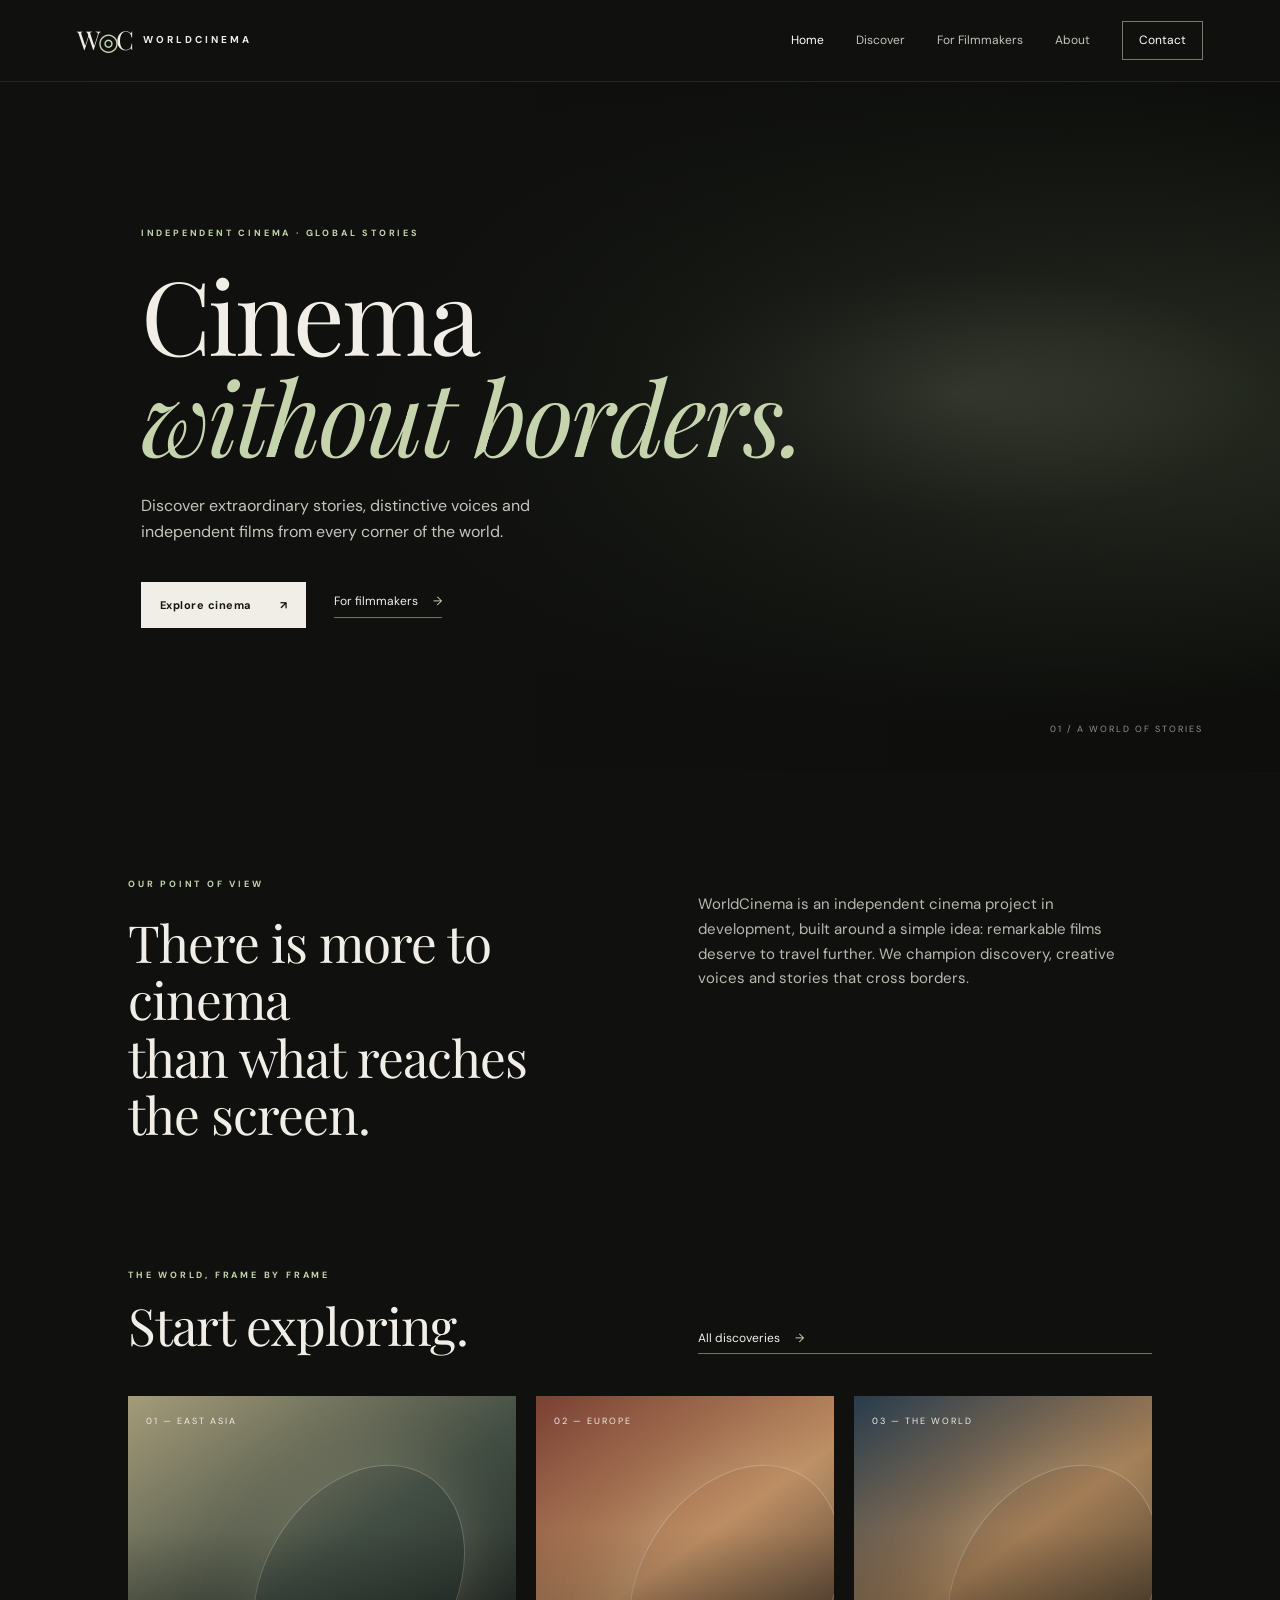
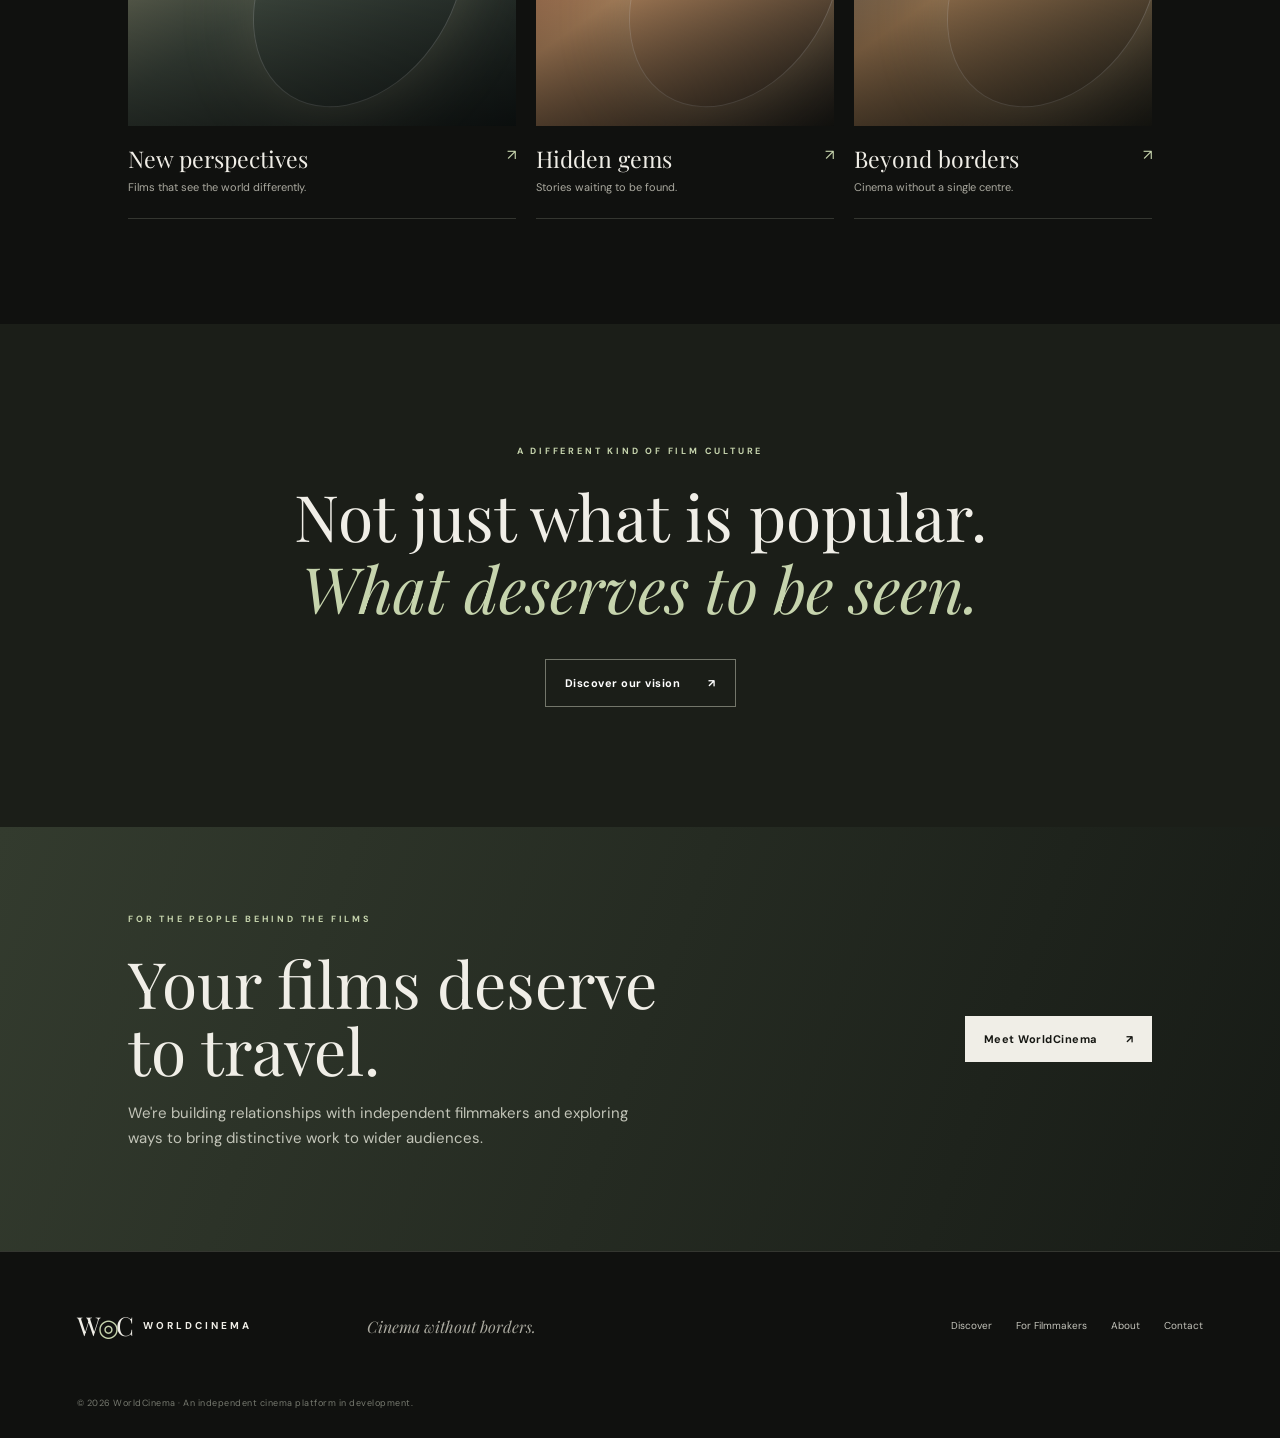
<file: index.html>
<!doctype html>
<html lang="en">
<head>
  <meta charset="utf-8"><meta name="viewport" content="width=device-width, initial-scale=1">
  <meta name="description" content="WorldCinema — discover independent films and distinctive voices from around the world.">
  <title>WorldCinema — Cinema without borders</title><link rel="stylesheet" href="styles.css">
</head>
<body>
<header class="site-header">
  <a class="brand" href="index.html" aria-label="WorldCinema home"><span class="brand-mark">W<span>◎</span>C</span><span class="brand-name">WORLDCINEMA</span></a>
  <button class="menu-toggle" aria-label="Open navigation" aria-expanded="false">☰</button>
  <nav class="nav"><a class="active" href="index.html">Home</a><a href="discover.html">Discover</a><a href="filmmakers.html">For Filmmakers</a><a href="about.html">About</a><a class="nav-contact" href="about.html#contact">Contact</a></nav>
</header>
<main>
  <section class="hero home-hero">
    <div class="hero-backdrop"></div><div class="hero-content">
      <p class="eyebrow">INDEPENDENT CINEMA · GLOBAL STORIES</p>
      <h1>Cinema<br><em>without borders.</em></h1>
      <p class="hero-copy">Discover extraordinary stories, distinctive voices and independent films from every corner of the world.</p>
      <div class="actions"><a class="button button-light" href="discover.html">Explore cinema <span>↗</span></a><a class="text-link" href="filmmakers.html">For filmmakers <span>→</span></a></div>
    </div><div class="hero-index">01 / A WORLD OF STORIES</div>
  </section>
  <section class="intro-section section-wrap">
    <div><p class="eyebrow">OUR POINT OF VIEW</p><h2>There is more to cinema<br>than what reaches the screen.</h2></div>
    <p class="intro-copy">WorldCinema is an independent cinema project in development, built around a simple idea: remarkable films deserve to travel further. We champion discovery, creative voices and stories that cross borders.</p>
  </section>
  <section class="section-wrap collection-section">
    <div class="section-heading"><div><p class="eyebrow">THE WORLD, FRAME BY FRAME</p><h2>Start exploring.</h2></div><a class="text-link" href="discover.html">All discoveries <span>→</span></a></div>
    <div class="feature-grid">
      <a class="feature-card feature-large" href="discover.html"><div class="art art-one"><span class="art-label">01 — EAST ASIA</span><span class="art-shape"></span></div><div class="feature-meta"><div><h3>New perspectives</h3><p>Films that see the world differently.</p></div><span>↗</span></div></a>
      <a class="feature-card" href="discover.html"><div class="art art-two"><span class="art-label">02 — EUROPE</span><span class="art-shape"></span></div><div class="feature-meta"><div><h3>Hidden gems</h3><p>Stories waiting to be found.</p></div><span>↗</span></div></a>
      <a class="feature-card" href="discover.html"><div class="art art-three"><span class="art-label">03 — THE WORLD</span><span class="art-shape"></span></div><div class="feature-meta"><div><h3>Beyond borders</h3><p>Cinema without a single centre.</p></div><span>↗</span></div></a>
    </div>
  </section>
  <section class="manifesto"><p class="eyebrow">A DIFFERENT KIND OF FILM CULTURE</p><h2>Not just what is popular.<br><em>What deserves to be seen.</em></h2><a class="button button-outline" href="about.html">Discover our vision <span>↗</span></a></section>
  <section class="filmmaker-band"><div><p class="eyebrow">FOR THE PEOPLE BEHIND THE FILMS</p><h2>Your films deserve<br>to travel.</h2><p>We're building relationships with independent filmmakers and exploring ways to bring distinctive work to wider audiences.</p></div><a class="button button-light" href="filmmakers.html">Meet WorldCinema <span>↗</span></a></section>
</main>
<footer class="footer"><a class="brand" href="index.html"><span class="brand-mark">W<span>◎</span>C</span><span class="brand-name">WORLDCINEMA</span></a><p>Cinema without borders.</p><div class="footer-links"><a href="discover.html">Discover</a><a href="filmmakers.html">For Filmmakers</a><a href="about.html">About</a><a href="about.html#contact">Contact</a></div><small>© 2026 WorldCinema · An independent cinema platform in development.</small></footer>
<script src="script.js"></script></body></html>
</file>
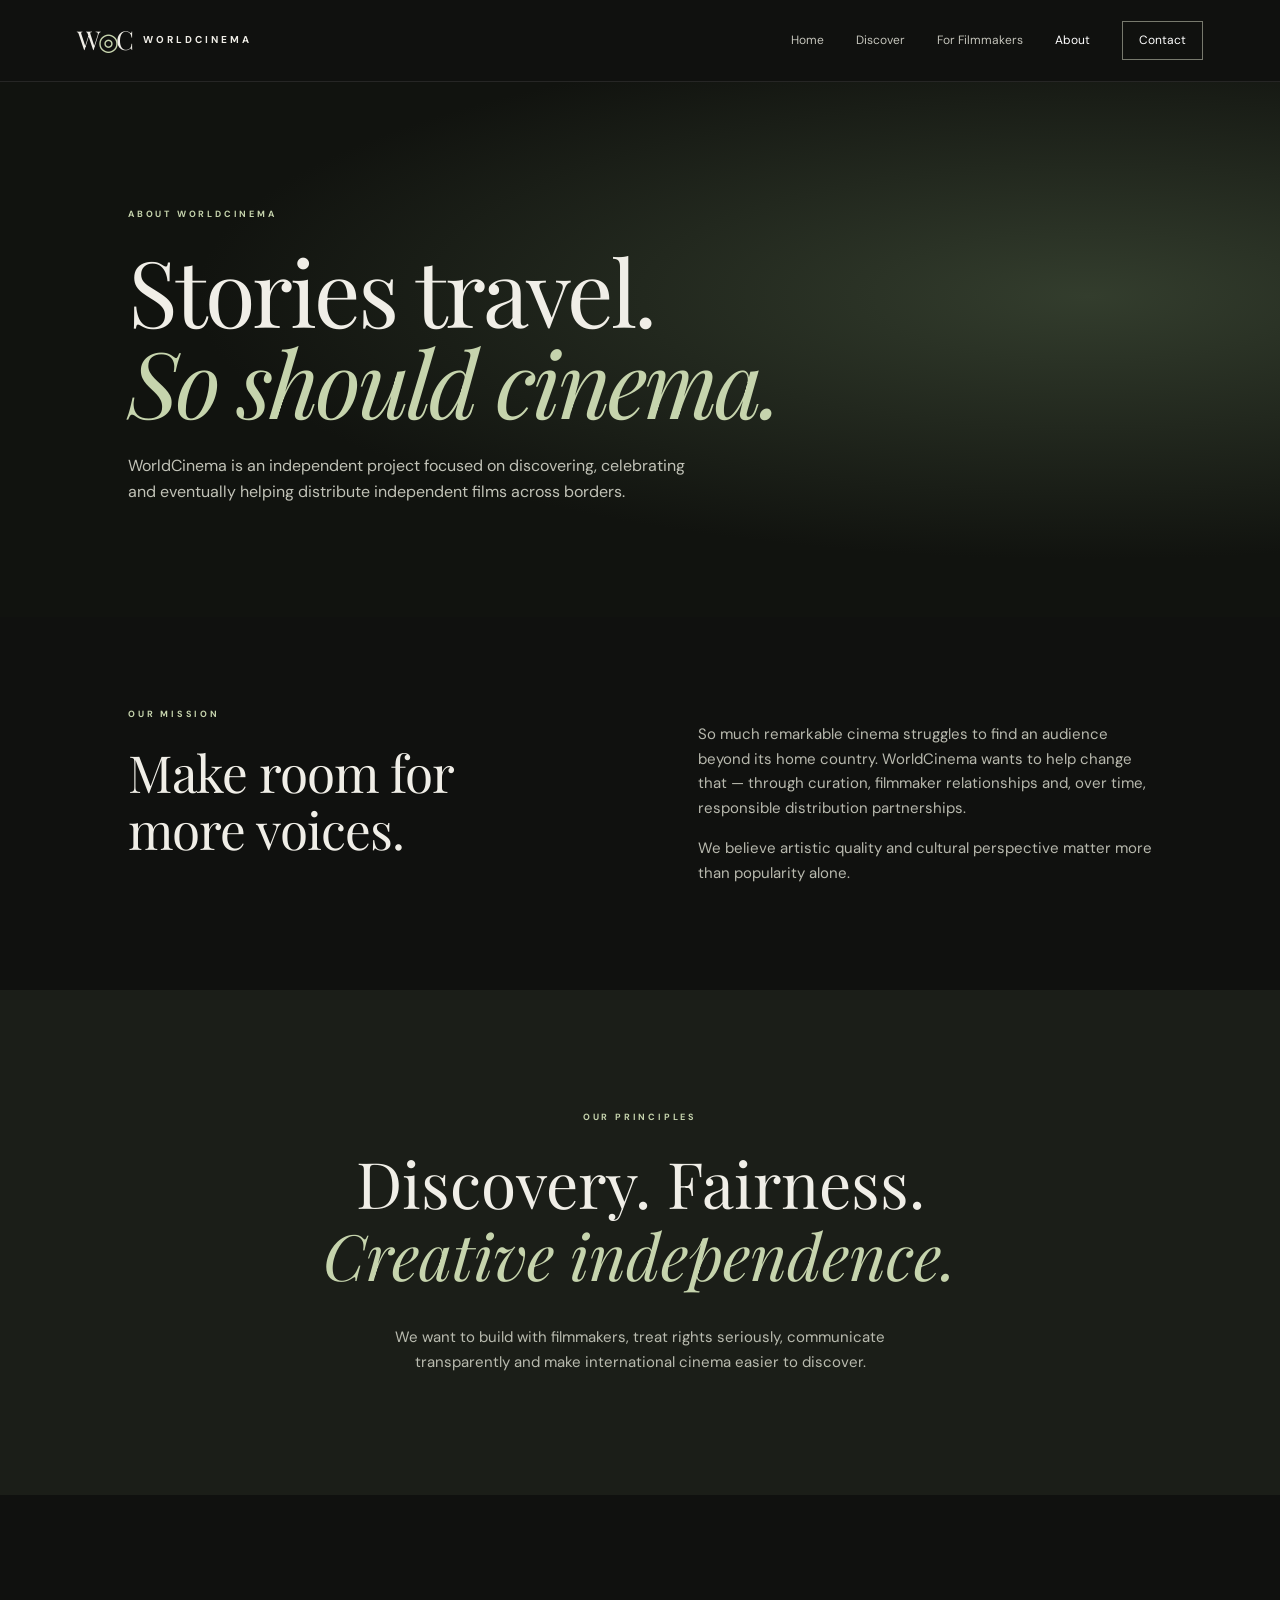
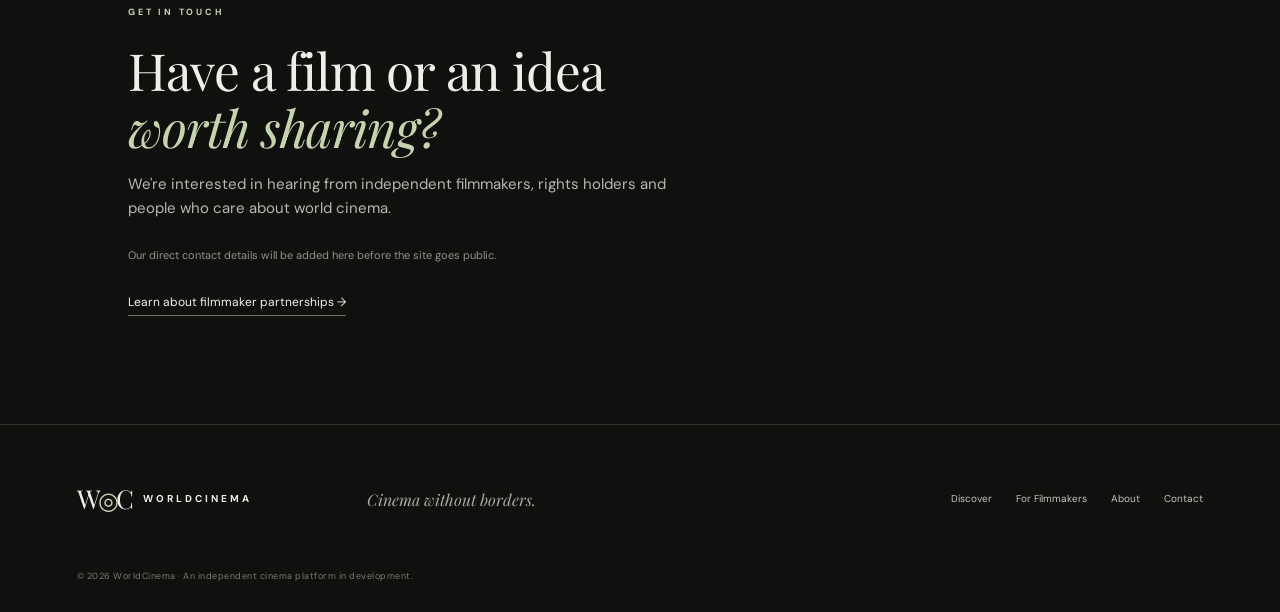
<file: about.html>
<!doctype html><html lang="en"><head><meta charset="utf-8"><meta name="viewport" content="width=device-width, initial-scale=1"><title>About — WorldCinema</title><link rel="stylesheet" href="styles.css"></head><body>
<header class="site-header"><a class="brand" href="index.html"><span class="brand-mark">W<span>◎</span>C</span><span class="brand-name">WORLDCINEMA</span></a><button class="menu-toggle" aria-label="Open navigation" aria-expanded="false">☰</button><nav class="nav"><a href="index.html">Home</a><a href="discover.html">Discover</a><a href="filmmakers.html">For Filmmakers</a><a class="active" href="about.html">About</a><a class="nav-contact" href="#contact">Contact</a></nav></header>
<main><section class="page-hero"><p class="eyebrow">ABOUT WORLDCINEMA</p><h1>Stories travel.<br><em>So should cinema.</em></h1><p>WorldCinema is an independent project focused on discovering, celebrating and eventually helping distribute independent films across borders.</p></section>
<section class="section-wrap two-column"><div><p class="eyebrow">OUR MISSION</p><h2>Make room for<br>more voices.</h2></div><div><p>So much remarkable cinema struggles to find an audience beyond its home country. WorldCinema wants to help change that — through curation, filmmaker relationships and, over time, responsible distribution partnerships.</p><p>We believe artistic quality and cultural perspective matter more than popularity alone.</p></div></section>
<section class="manifesto"><p class="eyebrow">OUR PRINCIPLES</p><h2>Discovery. Fairness.<br><em>Creative independence.</em></h2><p class="manifesto-copy">We want to build with filmmakers, treat rights seriously, communicate transparently and make international cinema easier to discover.</p></section>
<section id="contact" class="section-wrap contact-section"><p class="eyebrow">GET IN TOUCH</p><h2>Have a film or an idea<br><em>worth sharing?</em></h2><p>We're interested in hearing from independent filmmakers, rights holders and people who care about world cinema.</p><p class="contact-note">Our direct contact details will be added here before the site goes public.</p><a class="text-link" href="filmmakers.html">Learn about filmmaker partnerships →</a></section></main>
<footer class="footer"><a class="brand" href="index.html"><span class="brand-mark">W<span>◎</span>C</span><span class="brand-name">WORLDCINEMA</span></a><p>Cinema without borders.</p><div class="footer-links"><a href="discover.html">Discover</a><a href="filmmakers.html">For Filmmakers</a><a href="about.html">About</a><a href="#contact">Contact</a></div><small>© 2026 WorldCinema · An independent cinema platform in development.</small></footer><script src="script.js"></script></body></html>
</file>
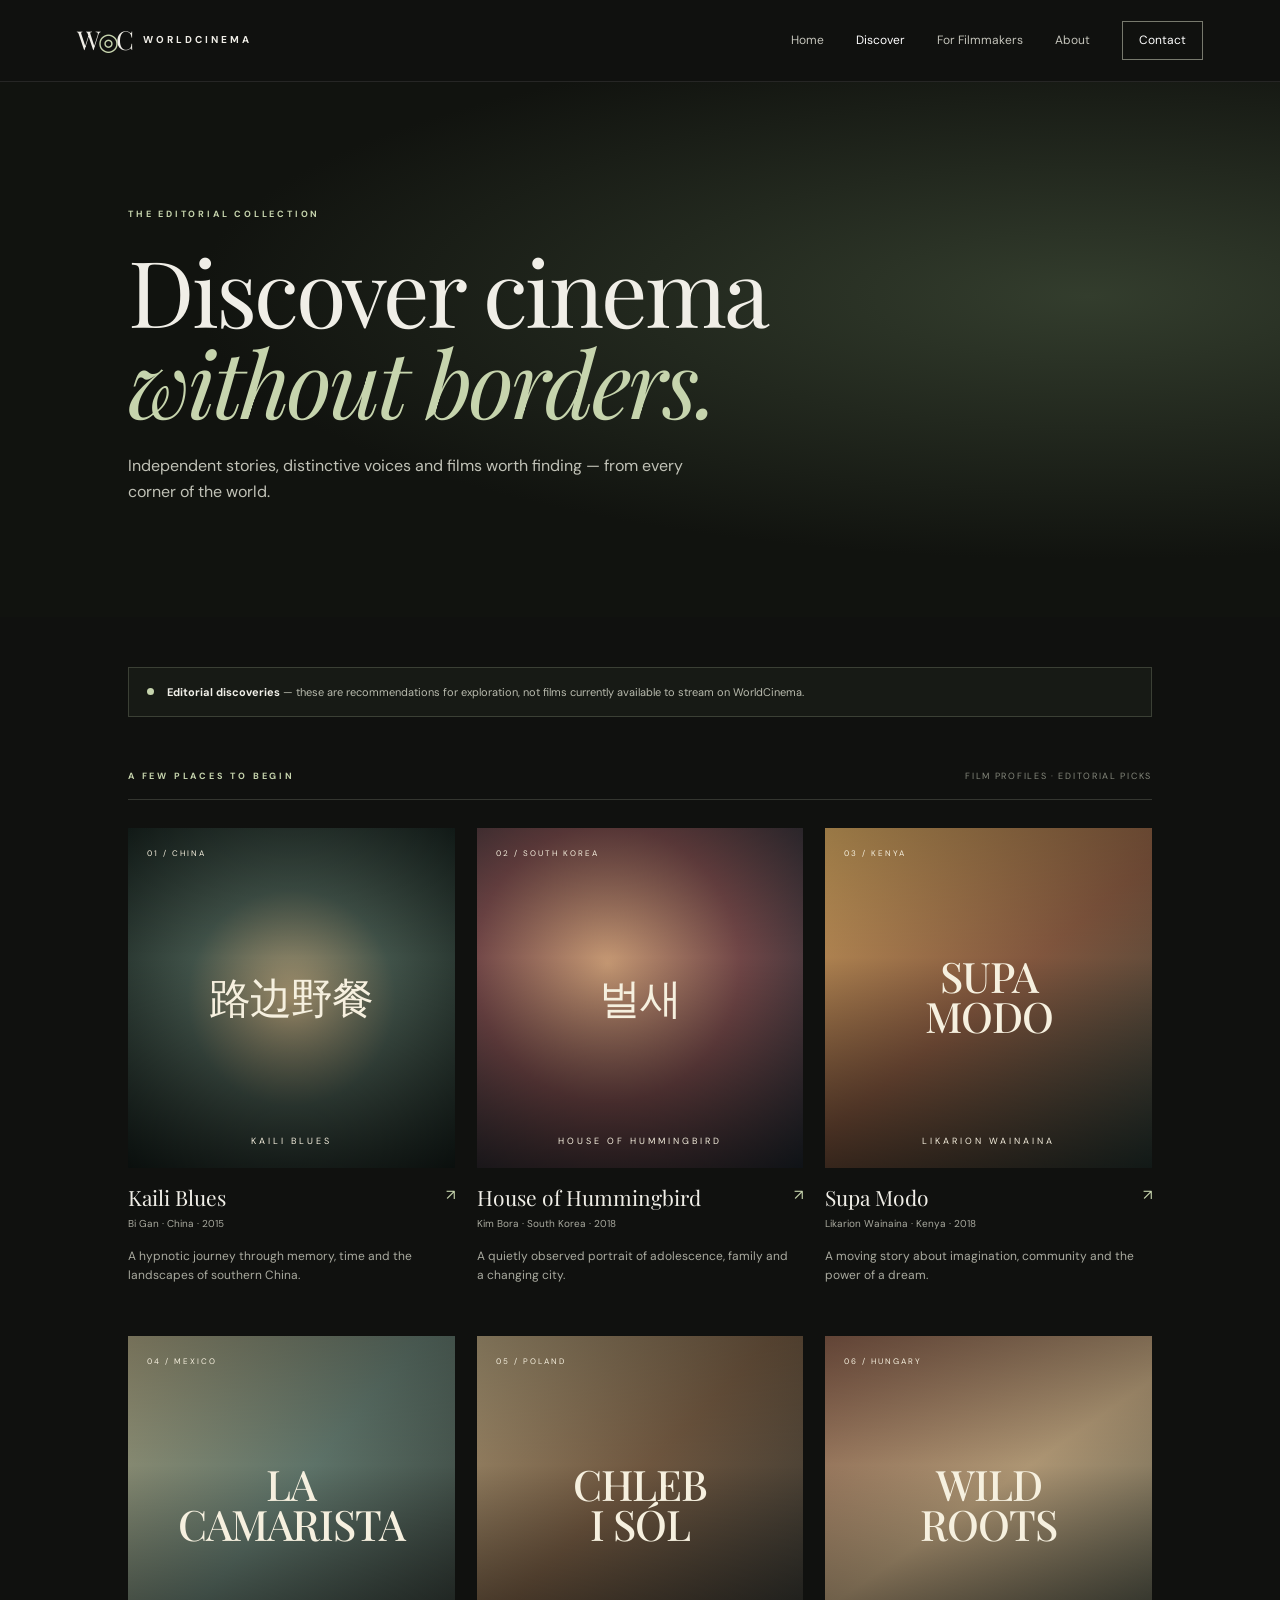
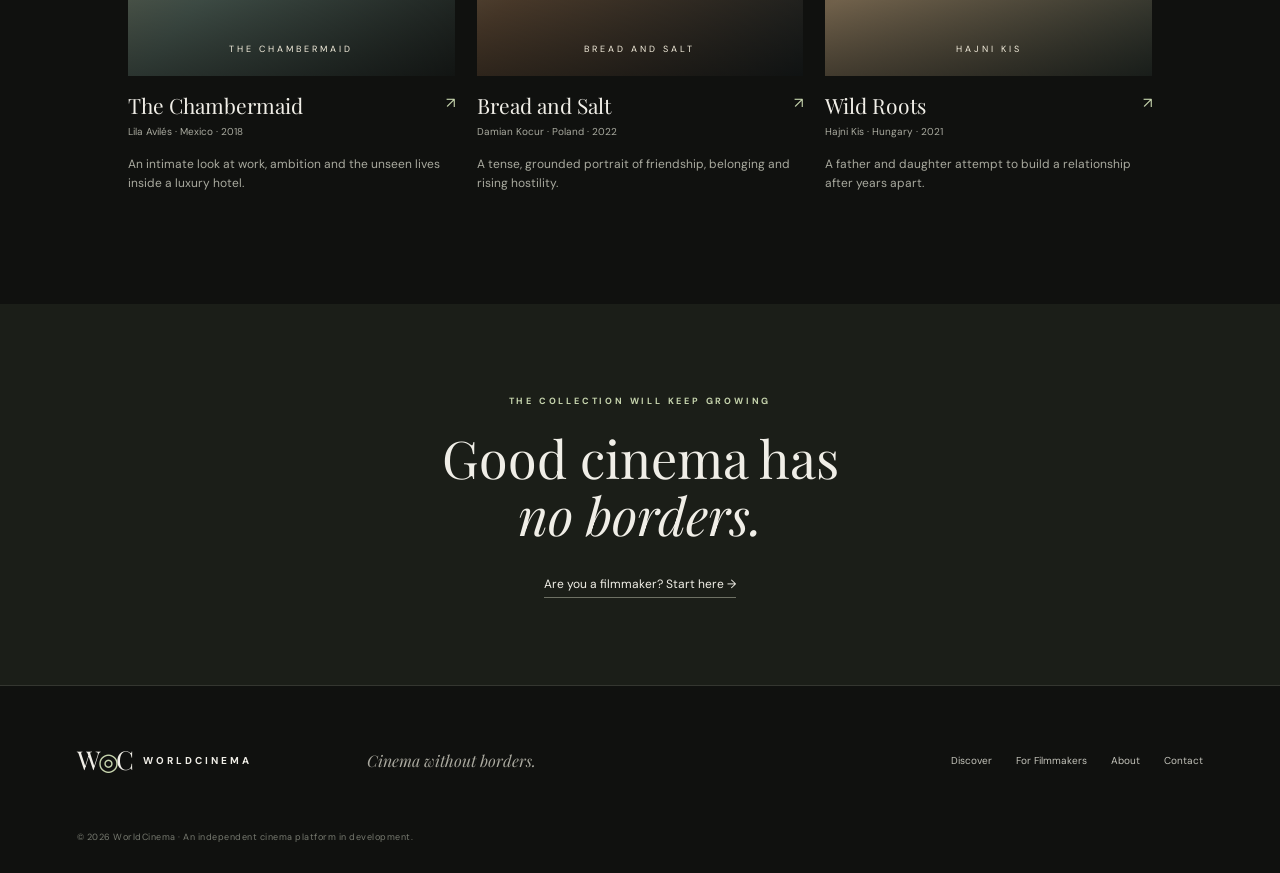
<file: discover.html>
<!doctype html>
<html lang="en"><head><meta charset="utf-8"><meta name="viewport" content="width=device-width, initial-scale=1"><meta name="description" content="Explore independent cinema from around the world."><title>Discover — WorldCinema</title><link rel="stylesheet" href="styles.css"></head>
<body><header class="site-header"><a class="brand" href="index.html"><span class="brand-mark">W<span>◎</span>C</span><span class="brand-name">WORLDCINEMA</span></a><button class="menu-toggle" aria-label="Open navigation" aria-expanded="false">☰</button><nav class="nav"><a href="index.html">Home</a><a class="active" href="discover.html">Discover</a><a href="filmmakers.html">For Filmmakers</a><a href="about.html">About</a><a class="nav-contact" href="about.html#contact">Contact</a></nav></header>
<main><section class="page-hero"><p class="eyebrow">THE EDITORIAL COLLECTION</p><h1>Discover cinema<br><em>without borders.</em></h1><p>Independent stories, distinctive voices and films worth finding — from every corner of the world.</p></section>
<section class="section-wrap discover-wrap"><div class="notice"><span class="notice-dot"></span><p><strong>Editorial discoveries</strong> — these are recommendations for exploration, not films currently available to stream on WorldCinema.</p></div>
<div class="filter-row"><span class="eyebrow">A FEW PLACES TO BEGIN</span><span class="filter-note">FILM PROFILES · EDITORIAL PICKS</span></div>
<div class="film-grid">
<article class="film-card"><a href="film.html?film=kaili-blues" class="poster poster-a"><span>01 / CHINA</span><b>路边野餐</b><i>KAILI BLUES</i></a><div class="film-info"><div><h3>Kaili Blues</h3><p>Bi Gan · China · 2015</p></div><span class="film-arrow">↗</span></div><p class="film-desc">A hypnotic journey through memory, time and the landscapes of southern China.</p></article>
<article class="film-card"><a href="film.html?film=house-of-hummingbird" class="poster poster-b"><span>02 / SOUTH KOREA</span><b>벌새</b><i>HOUSE OF HUMMINGBIRD</i></a><div class="film-info"><div><h3>House of Hummingbird</h3><p>Kim Bora · South Korea · 2018</p></div><span class="film-arrow">↗</span></div><p class="film-desc">A quietly observed portrait of adolescence, family and a changing city.</p></article>
<article class="film-card"><a href="film.html?film=supa-modo" class="poster poster-c"><span>03 / KENYA</span><b>SUPA<br>MODO</b><i>LIKARION WAINAINA</i></a><div class="film-info"><div><h3>Supa Modo</h3><p>Likarion Wainaina · Kenya · 2018</p></div><span class="film-arrow">↗</span></div><p class="film-desc">A moving story about imagination, community and the power of a dream.</p></article>
<article class="film-card"><a href="film.html?film=the-chambermaid" class="poster poster-d"><span>04 / MEXICO</span><b>LA<br>CAMARISTA</b><i>THE CHAMBERMAID</i></a><div class="film-info"><div><h3>The Chambermaid</h3><p>Lila Avilés · Mexico · 2018</p></div><span class="film-arrow">↗</span></div><p class="film-desc">An intimate look at work, ambition and the unseen lives inside a luxury hotel.</p></article>
<article class="film-card"><a href="film.html?film=bread-and-salt" class="poster poster-e"><span>05 / POLAND</span><b>CHLEB<br>I SÓL</b><i>BREAD AND SALT</i></a><div class="film-info"><div><h3>Bread and Salt</h3><p>Damian Kocur · Poland · 2022</p></div><span class="film-arrow">↗</span></div><p class="film-desc">A tense, grounded portrait of friendship, belonging and rising hostility.</p></article>
<article class="film-card"><a href="film.html?film=wild-roots" class="poster poster-f"><span>06 / HUNGARY</span><b>WILD<br>ROOTS</b><i>HAJNI KIS</i></a><div class="film-info"><div><h3>Wild Roots</h3><p>Hajni Kis · Hungary · 2021</p></div><span class="film-arrow">↗</span></div><p class="film-desc">A father and daughter attempt to build a relationship after years apart.</p></article>
</div></section>
<section class="editorial-bottom"><p class="eyebrow">THE COLLECTION WILL KEEP GROWING</p><h2>Good cinema has<br><em>no borders.</em></h2><a class="text-link" href="filmmakers.html">Are you a filmmaker? Start here →</a></section></main>
<footer class="footer"><a class="brand" href="index.html"><span class="brand-mark">W<span>◎</span>C</span><span class="brand-name">WORLDCINEMA</span></a><p>Cinema without borders.</p><div class="footer-links"><a href="discover.html">Discover</a><a href="filmmakers.html">For Filmmakers</a><a href="about.html">About</a><a href="about.html#contact">Contact</a></div><small>© 2026 WorldCinema · An independent cinema platform in development.</small></footer><script src="script.js"></script></body></html>
</file>
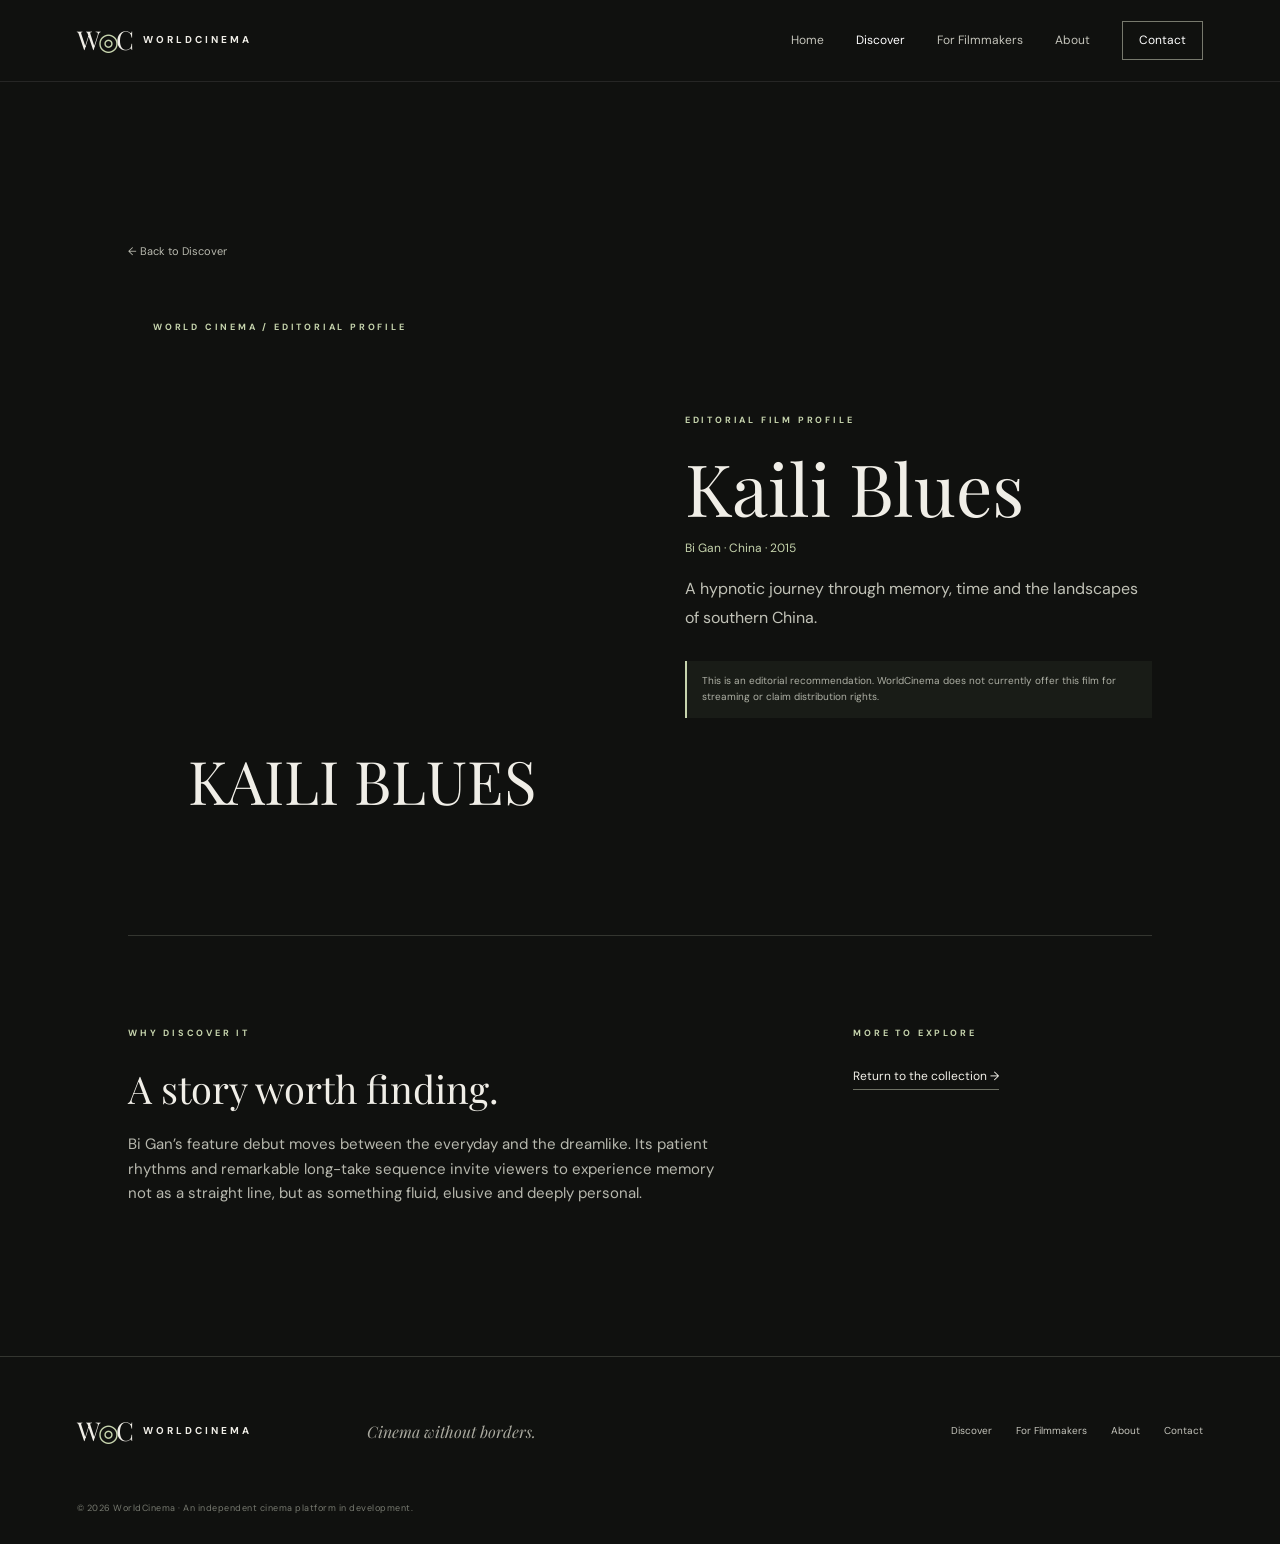
<file: film.html>
<!doctype html>
<html lang="en"><head><meta charset="utf-8"><meta name="viewport" content="width=device-width, initial-scale=1"><title>Film profile — WorldCinema</title><link rel="stylesheet" href="styles.css"></head><body>
<header class="site-header"><a class="brand" href="index.html"><span class="brand-mark">W<span>◎</span>C</span><span class="brand-name">WORLDCINEMA</span></a><button class="menu-toggle" aria-label="Open navigation" aria-expanded="false">☰</button><nav class="nav"><a href="index.html">Home</a><a class="active" href="discover.html">Discover</a><a href="filmmakers.html">For Filmmakers</a><a href="about.html">About</a><a class="nav-contact" href="about.html#contact">Contact</a></nav></header>
<main id="film-profile" class="film-profile section-wrap"><a class="back-link" href="discover.html">← Back to Discover</a><div class="profile-hero"><div id="profile-art" class="profile-art poster-a"><span class="eyebrow">WORLD CINEMA / EDITORIAL PROFILE</span><b id="profile-art-title">FILM</b></div><div class="profile-copy"><p class="eyebrow">EDITORIAL FILM PROFILE</p><h1 id="profile-title">Film title</h1><p id="profile-meta" class="profile-meta"></p><p id="profile-description" class="profile-description"></p><p class="editorial-disclaimer">This is an editorial recommendation. WorldCinema does not currently offer this film for streaming or claim distribution rights.</p></div></div><div class="profile-lower"><div><p class="eyebrow">WHY DISCOVER IT</p><h2>A story worth finding.</h2><p id="profile-long">Explore the film's themes, creative approach and place within contemporary independent cinema.</p></div><aside><p class="eyebrow">MORE TO EXPLORE</p><a class="text-link" href="discover.html">Return to the collection →</a></aside></div></main>
<footer class="footer"><a class="brand" href="index.html"><span class="brand-mark">W<span>◎</span>C</span><span class="brand-name">WORLDCINEMA</span></a><p>Cinema without borders.</p><div class="footer-links"><a href="discover.html">Discover</a><a href="filmmakers.html">For Filmmakers</a><a href="about.html">About</a><a href="about.html#contact">Contact</a></div><small>© 2026 WorldCinema · An independent cinema platform in development.</small></footer><script src="script.js"></script></body></html>
</file>
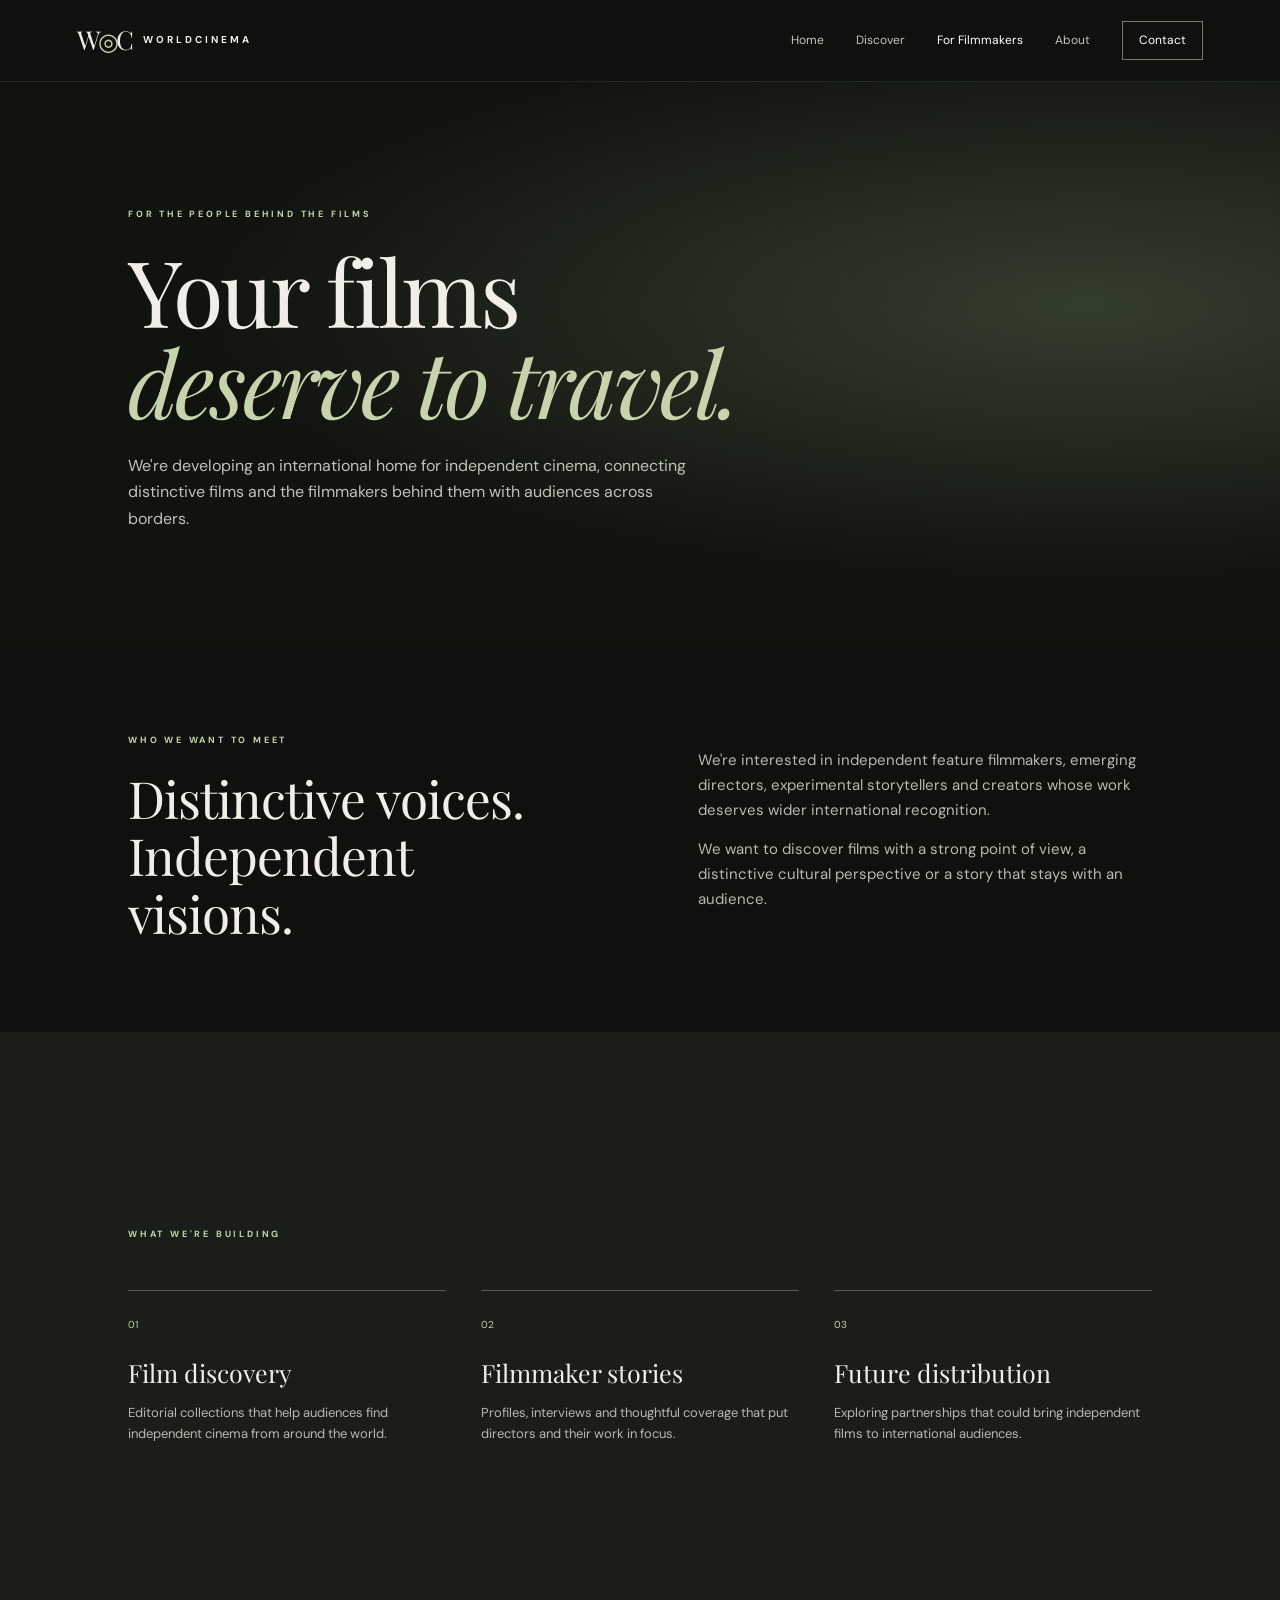
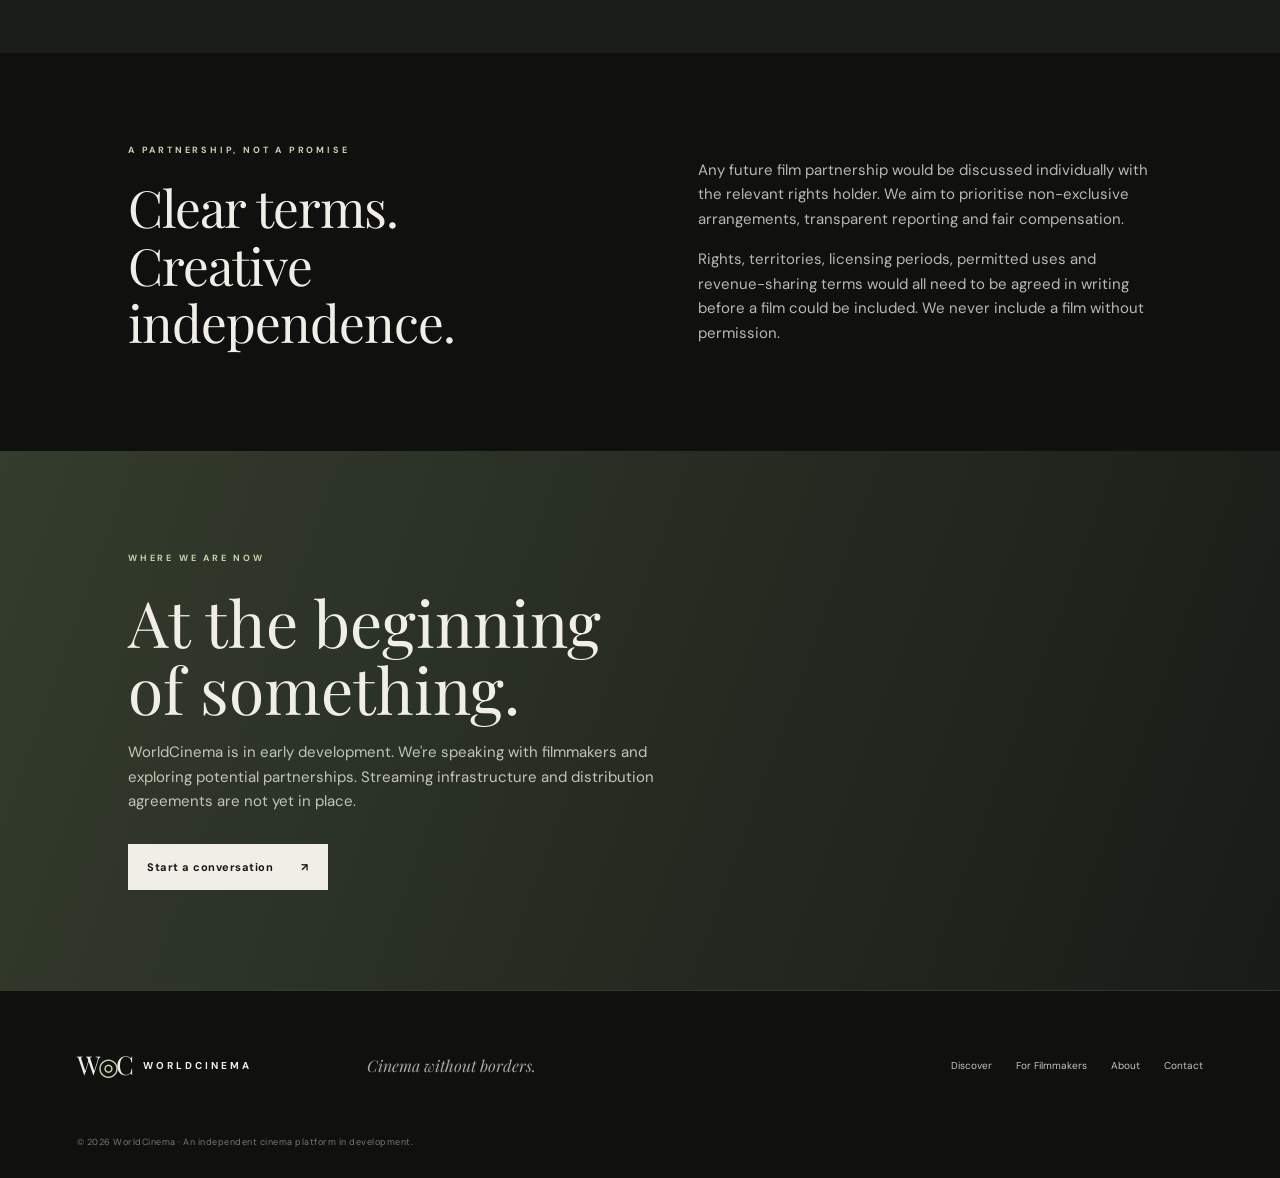
<file: filmmakers.html>
<!doctype html><html lang="en"><head><meta charset="utf-8"><meta name="viewport" content="width=device-width, initial-scale=1"><title>For Filmmakers — WorldCinema</title><link rel="stylesheet" href="styles.css"></head><body>
<header class="site-header"><a class="brand" href="index.html"><span class="brand-mark">W<span>◎</span>C</span><span class="brand-name">WORLDCINEMA</span></a><button class="menu-toggle" aria-label="Open navigation" aria-expanded="false">☰</button><nav class="nav"><a href="index.html">Home</a><a href="discover.html">Discover</a><a class="active" href="filmmakers.html">For Filmmakers</a><a href="about.html">About</a><a class="nav-contact" href="about.html#contact">Contact</a></nav></header>
<main><section class="page-hero filmmaker-hero"><p class="eyebrow">FOR THE PEOPLE BEHIND THE FILMS</p><h1>Your films<br><em>deserve to travel.</em></h1><p>We're developing an international home for independent cinema, connecting distinctive films and the filmmakers behind them with audiences across borders.</p></section>
<section class="section-wrap two-column"><div><p class="eyebrow">WHO WE WANT TO MEET</p><h2>Distinctive voices.<br>Independent visions.</h2></div><div><p>We're interested in independent feature filmmakers, emerging directors, experimental storytellers and creators whose work deserves wider international recognition.</p><p>We want to discover films with a strong point of view, a distinctive cultural perspective or a story that stays with an audience.</p></div></section>
<section class="dark-section"><div class="section-wrap"><p class="eyebrow">WHAT WE'RE BUILDING</p><div class="offer-grid"><article><span>01</span><h3>Film discovery</h3><p>Editorial collections that help audiences find independent cinema from around the world.</p></article><article><span>02</span><h3>Filmmaker stories</h3><p>Profiles, interviews and thoughtful coverage that put directors and their work in focus.</p></article><article><span>03</span><h3>Future distribution</h3><p>Exploring partnerships that could bring independent films to international audiences.</p></article></div></div></section>
<section class="section-wrap two-column"><div><p class="eyebrow">A PARTNERSHIP, NOT A PROMISE</p><h2>Clear terms.<br>Creative independence.</h2></div><div><p>Any future film partnership would be discussed individually with the relevant rights holder. We aim to prioritise non-exclusive arrangements, transparent reporting and fair compensation.</p><p>Rights, territories, licensing periods, permitted uses and revenue-sharing terms would all need to be agreed in writing before a film could be included. We never include a film without permission.</p></div></section>
<section class="status-band"><p class="eyebrow">WHERE WE ARE NOW</p><h2>At the beginning<br>of something.</h2><p>WorldCinema is in early development. We're speaking with filmmakers and exploring potential partnerships. Streaming infrastructure and distribution agreements are not yet in place.</p><a class="button button-light" href="about.html#contact">Start a conversation <span>↗</span></a></section></main>
<footer class="footer"><a class="brand" href="index.html"><span class="brand-mark">W<span>◎</span>C</span><span class="brand-name">WORLDCINEMA</span></a><p>Cinema without borders.</p><div class="footer-links"><a href="discover.html">Discover</a><a href="filmmakers.html">For Filmmakers</a><a href="about.html">About</a><a href="about.html#contact">Contact</a></div><small>© 2026 WorldCinema · An independent cinema platform in development.</small></footer><script src="script.js"></script></body></html>
</file>
<file: styles.css>
@import url('https://fonts.googleapis.com/css2?family=DM+Sans:wght@400;500;600;700&family=Playfair+Display:ital,wght@0,400;0,500;0,600;1,400;1,500&display=swap');
:root{--bg:#10110f;--panel:#181a17;--text:#f0eee7;--muted:#aaa99f;--line:#343630;--accent:#c6d4ad;--serif:'Playfair Display',Georgia,serif;--sans:'DM Sans',Arial,sans-serif}*{box-sizing:border-box}html{scroll-behavior:smooth}body{margin:0;background:var(--bg);color:var(--text);font-family:var(--sans);font-size:15px;line-height:1.65}a{color:inherit;text-decoration:none}.site-header{height:82px;padding:0 6vw;display:flex;align-items:center;justify-content:space-between;border-bottom:1px solid rgba(255,255,255,.09);position:relative;z-index:5;background:#10110ff2}.brand{display:flex;align-items:center;gap:12px}.brand-mark{font-family:var(--serif);font-size:26px;letter-spacing:-3px}.brand-mark span{color:var(--accent);font-size:24px}.brand-name{font-size:10px;letter-spacing:3px;font-weight:700}.nav{display:flex;align-items:center;gap:32px}.nav a{font-size:12px;color:#c4c4bb;transition:.2s}.nav a:hover,.nav a.active{color:#fff}.nav .nav-contact{border:1px solid #77796d;padding:9px 16px;color:#fff}.menu-toggle{display:none;background:none;color:white;border:0;font-size:22px}.hero{min-height:690px;position:relative;display:flex;align-items:center;padding:90px 11vw;overflow:hidden}.home-hero{background:radial-gradient(ellipse at 75% 45%,#4b5141 0,#24291f 23%,#11130f 61%)}.hero-backdrop{position:absolute;inset:0;background:linear-gradient(90deg,#10110f 4%,rgba(16,17,15,.92) 35%,rgba(16,17,15,.12) 100%),radial-gradient(ellipse at 78% 50%,transparent 0 18%,rgba(0,0,0,.25) 60%)}.hero-content{position:relative;max-width:680px}.eyebrow{font-size:9px;letter-spacing:2.8px;color:var(--accent);font-weight:700;margin:0 0 22px}.hero h1,.page-hero h1{font:400 clamp(58px,8vw,108px)/.99 var(--serif);letter-spacing:-3px;margin:0 0 27px}.hero h1 em,.page-hero h1 em,.manifesto h2 em,.contact-section h2 em{color:var(--accent);font-weight:400}.hero-copy{max-width:440px;color:#c5c5bb;font-size:16px}.actions{display:flex;align-items:center;gap:28px;margin-top:36px}.button{display:inline-flex;gap:28px;align-items:center;padding:14px 19px;font-size:11px;letter-spacing:.5px;font-weight:700}.button-light{background:var(--text);color:#161713}.button-light:hover{background:var(--accent)}.button-outline{border:1px solid #73766a;color:white}.text-link{font-size:12px;color:#f2f0e8;border-bottom:1px solid #6e7164;padding-bottom:5px}.text-link span{margin-left:12px;color:var(--accent)}.hero-index{position:absolute;bottom:35px;right:6vw;font-size:9px;letter-spacing:2px;color:#92948a}.section-wrap{padding:105px 10vw}.intro-section,.section-heading,.two-column{display:grid;grid-template-columns:1fr 1fr;gap:9vw;align-items:start}.intro-section h2,.section-heading h2,.two-column h2,.contact-section h2{font:400 clamp(34px,4vw,54px)/1.12 var(--serif);margin:0;letter-spacing:-1px}.intro-copy,.two-column>div:nth-child(2){color:#b8b9ae;max-width:510px;font-size:15px}.collection-section{padding-top:20px}.section-heading{align-items:end;margin-bottom:42px}.section-heading .eyebrow{margin-bottom:14px}.feature-grid{display:grid;grid-template-columns:1.3fr 1fr 1fr;gap:20px}.feature-card{display:block}.art{height:330px;position:relative;overflow:hidden;background:#333}.art-one{background:linear-gradient(145deg,#a49b79,#424d43 50%,#151c1b)}.art-two{background:linear-gradient(145deg,#7a4033,#bd8e64 48%,#20201c)}.art-three{background:linear-gradient(145deg,#273c4c,#a37d56 48%,#24251e)}.art:after{content:"";position:absolute;inset:0;background:linear-gradient(0deg,rgba(0,0,0,.5),transparent 60%)}.art-label{position:absolute;z-index:1;top:18px;left:18px;font-size:9px;letter-spacing:2px}.art-shape{position:absolute;width:190px;height:260px;border:1px solid rgba(255,255,255,.24);border-radius:50%;transform:rotate(32deg);left:35%;top:18%;box-shadow:0 0 70px #d3c79c44}.feature-meta{display:flex;justify-content:space-between;padding:17px 0;border-bottom:1px solid var(--line)}.feature-meta h3{font:400 23px var(--serif);margin:0}.feature-meta p{font-size:11px;color:var(--muted);margin:4px 0}.feature-meta>span{color:var(--accent)}.manifesto{text-align:center;padding:120px 20px;background:#1b1e18}.manifesto h2{font:400 clamp(40px,5vw,66px)/1.12 var(--serif);margin:0 0 35px}.manifesto .eyebrow{margin-bottom:22px}.filmmaker-band{padding:85px 10vw;display:flex;align-items:center;justify-content:space-between;gap:50px;background:linear-gradient(110deg,#333b2e,#171b16)}.filmmaker-band h2,.status-band h2{font:400 clamp(42px,5vw,65px)/1.05 var(--serif);margin:0 0 18px}.filmmaker-band p:not(.eyebrow){color:#c2c4b8;max-width:520px}.footer{padding:48px 6vw 28px;border-top:1px solid var(--line);display:grid;grid-template-columns:1fr 1fr 2fr;gap:18px;align-items:center}.footer>p{color:var(--muted);font:italic 16px var(--serif)}.footer-links{display:flex;justify-content:flex-end;gap:24px}.footer-links a{font-size:10px;color:#c4c4bb}.footer small{grid-column:1/-1;color:#777a70;font-size:9px;letter-spacing:.5px;margin-top:25px}.page-hero{padding:125px 10vw 95px;background:radial-gradient(ellipse at 85% 40%,#333d2d,#11130f 58%)}.page-hero h1{font-size:clamp(58px,7.5vw,92px)}.page-hero>p:last-child{max-width:560px;color:#c1c2b7;font-size:16px}.discover-wrap{padding-top:50px}.notice{display:flex;gap:13px;align-items:center;padding:15px 18px;border:1px solid #3b4035;background:#171a15;margin-bottom:52px}.notice p{margin:0;color:#b9bbae;font-size:11px}.notice strong{color:#f1f0e9}.notice-dot{width:7px;height:7px;border-radius:50%;background:var(--accent);flex:none}.filter-row{display:flex;justify-content:space-between;border-bottom:1px solid var(--line);padding-bottom:15px;margin-bottom:28px}.filter-row .eyebrow{margin:0}.filter-note{font-size:9px;color:#85887c;letter-spacing:1.7px}.film-grid{display:grid;grid-template-columns:repeat(3,1fr);gap:45px 22px}.poster{height:340px;display:flex;flex-direction:column;justify-content:space-between;padding:19px;position:relative;overflow:hidden;color:#f6f0df;isolation:isolate}.poster:before{content:"";position:absolute;inset:0;z-index:-1;opacity:.92}.poster:after{content:"";position:absolute;inset:0;z-index:-1;background:linear-gradient(180deg,rgba(0,0,0,.25),transparent 38%,rgba(0,0,0,.55))}.poster span{font-size:8px;letter-spacing:2px}.poster b{font:500 42px/.95 var(--serif);letter-spacing:-1px;text-align:center}.poster i{font-style:normal;font-size:9px;letter-spacing:3px;text-align:center}.poster-a:before{background:radial-gradient(ellipse at 50% 50%,#b7a27a,#45584e 45%,#17231f)}.poster-b:before{background:radial-gradient(ellipse at 40% 40%,#d5a47c,#794b4c 48%,#222b35)}.poster-c:before{background:linear-gradient(140deg,#ddad63,#8b5c42 50%,#293b36)}.poster-d:before{background:linear-gradient(130deg,#a8a17f,#647b70 48%,#29302c)}.poster-e:before{background:linear-gradient(135deg,#b4a17c,#765c43 45%,#242b2b)}.poster-f:before{background:linear-gradient(145deg,#8c614d,#bba17c 48%,#3a453d)}.film-info{display:flex;justify-content:space-between;align-items:start;margin-top:15px}.film-info h3{font:400 21px var(--serif);margin:0}.film-info p,.film-desc{font-size:10px;color:#a9aa9f;margin:5px 0}.film-arrow{color:var(--accent)}.film-desc{font-size:12px;line-height:1.6;margin-top:10px;max-width:320px}.editorial-bottom{text-align:center;padding:90px 20px;background:#1b1e18}.editorial-bottom h2{font:400 52px/1.08 var(--serif);margin:0 0 28px}.back-link{display:inline-block;color:#b9baaf;font-size:11px;margin:55px 0 35px}.profile-hero{display:grid;grid-template-columns:1fr 1fr;gap:7vw;align-items:center}.profile-art{height:550px;padding:25px;display:flex;flex-direction:column;justify-content:space-between}.profile-art b{font:400 60px var(--serif);text-align:center}.profile-copy h1{font:400 clamp(45px,6vw,72px)/1.05 var(--serif);margin:0 0 14px}.profile-meta{color:var(--accent);font-size:12px}.profile-description{color:#c1c2b7;font-size:16px;line-height:1.8}.editorial-disclaimer{border-left:2px solid var(--accent);padding:12px 15px;color:#aeb0a5;font-size:10px;background:#191c17;margin-top:28px}.profile-lower{display:grid;grid-template-columns:2fr 1fr;gap:10vw;padding:90px 0 30px;border-top:1px solid var(--line);margin-top:90px}.profile-lower h2{font:400 38px var(--serif);margin:0 0 18px}.profile-lower p:not(.eyebrow){color:#b7b8ae;max-width:650px}.two-column{padding-top:90px;padding-bottom:90px}.dark-section{background:#1a1d18;padding:90px 0}.offer-grid{display:grid;grid-template-columns:repeat(3,1fr);gap:35px;margin-top:48px}.offer-grid article{border-top:1px solid #555b4d;padding-top:20px}.offer-grid article>span{font-size:10px;color:var(--accent)}.offer-grid h3{font:400 25px var(--serif);margin:20px 0 10px}.offer-grid p{color:#b8b9ae;font-size:13px}.status-band{padding:100px 10vw;background:linear-gradient(110deg,#343c2d,#181c17)}.status-band>p:not(.eyebrow){max-width:560px;color:#c3c5b9;margin-bottom:30px}.contact-section{padding-top:110px;padding-bottom:110px}.contact-section>p:not(.eyebrow){max-width:550px;color:#b7b8ad}.contact-note{font-size:11px;color:#8f9385!important;margin:25px 0}.manifesto-copy{max-width:570px;margin:0 auto;color:#b9bbaf}.menu-toggle{cursor:pointer}
@media(max-width:800px){.site-header{height:70px;padding:0 5vw}.menu-toggle{display:block}.nav{display:none;position:absolute;top:70px;left:0;right:0;padding:22px 6vw;background:#151713;flex-direction:column;align-items:flex-start;gap:20px;border-bottom:1px solid var(--line)}.nav.open{display:flex}.hero{min-height:620px;padding:80px 7vw}.hero h1{font-size:65px}.section-wrap{padding:75px 7vw}.intro-section,.section-heading,.two-column,.profile-hero,.profile-lower{grid-template-columns:1fr;gap:28px}.feature-grid{grid-template-columns:1fr 1fr}.feature-large{grid-column:1/-1}.art{height:260px}.filmmaker-band{padding:70px 7vw;display:block}.filmmaker-band .button{margin-top:22px}.footer{grid-template-columns:1fr 1fr}.footer-links{grid-column:1/-1;justify-content:flex-start;flex-wrap:wrap}.footer>p{justify-self:end}.film-grid{grid-template-columns:repeat(2,1fr);gap:35px 16px}.poster{height:290px}.profile-art{height:420px}.offer-grid{grid-template-columns:1fr;gap:24px}.page-hero{padding:95px 7vw 70px}.status-band{padding:75px 7vw}}
@media(max-width:500px){.brand-name{font-size:9px;letter-spacing:2px}.hero h1{font-size:55px}.hero-copy{font-size:14px}.actions{align-items:flex-start;flex-direction:column;gap:18px}.feature-grid,.film-grid{grid-template-columns:1fr}.feature-large{grid-column:auto}.art{height:290px}.poster{height:390px}.filter-row{display:block}.filter-note{display:block;margin-top:12px}.footer{grid-template-columns:1fr}.footer>p{justify-self:start;margin:0}.footer-links{gap:17px}.footer small{margin-top:10px}.profile-art{height:380px}.profile-art b{font-size:48px}}
</file>
